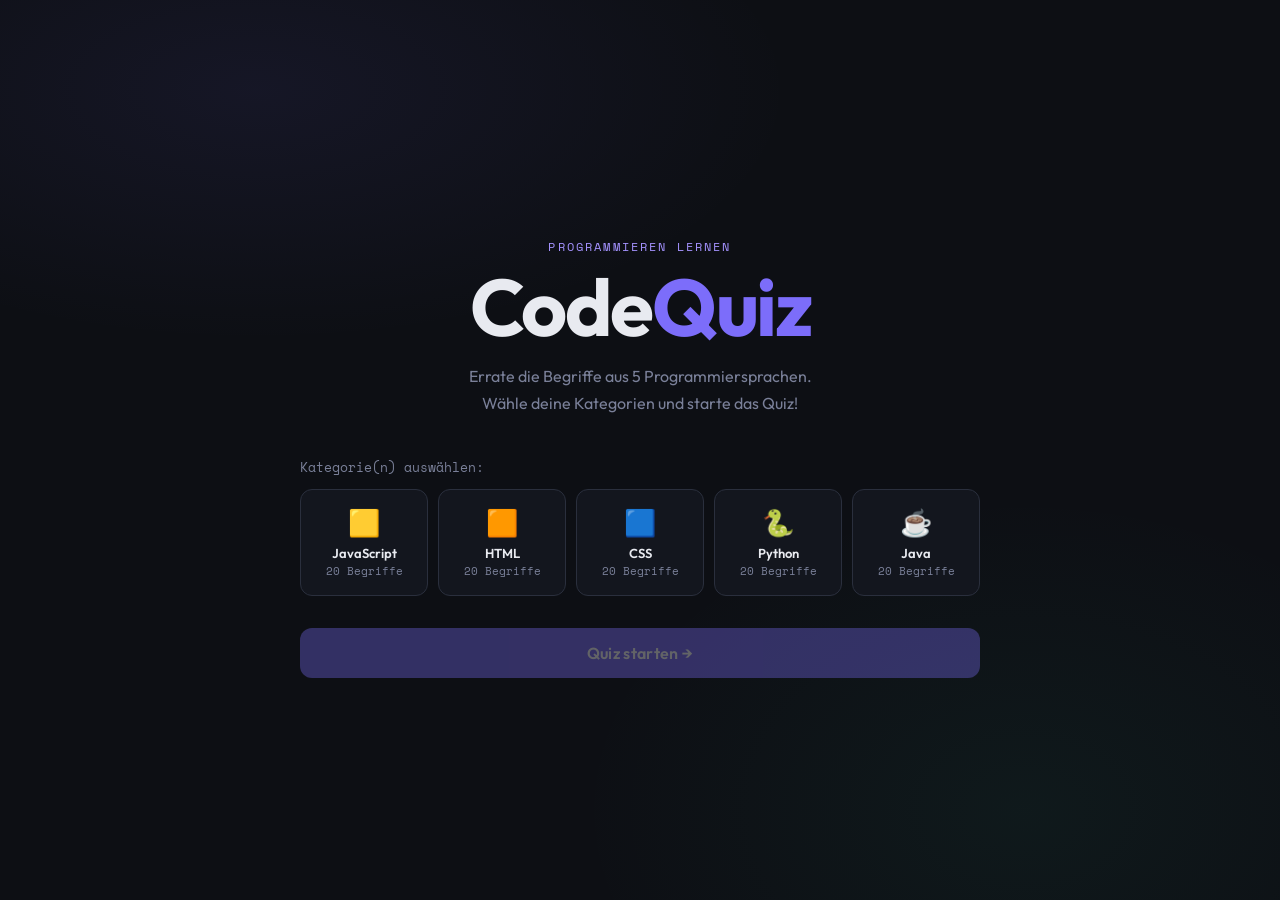
<file: index.html>
<!DOCTYPE html>
<html lang="de">
<head>
  <meta charset="UTF-8" />
  <meta name="viewport" content="width=device-width, initial-scale=1.0" />
  <title>CodeQuiz – Programmier-Begriffe lernen</title>
  <link rel="stylesheet" href="css/style.css" />
  <link href="https://fonts.googleapis.com/css2?family=Space+Mono:wght@400;700&family=Outfit:wght@300;400;500;600;700&display=swap" rel="stylesheet" />
</head>
<body>

  <!-- START SCREEN -->
  <div id="screen-start" class="screen active">
    <div class="start-hero">
      <div class="hero-label">Programmieren lernen</div>
      <h1 class="hero-title">Code<span class="accent">Quiz</span></h1>
      <p class="hero-sub">Errate die Begriffe aus 5 Programmiersprachen.<br>Wähle deine Kategorien und starte das Quiz!</p>
    </div>

    <div class="cat-section">
      <p class="cat-hint">Kategorie(n) auswählen:</p>
      <div class="cat-grid" id="cat-grid"></div>
    </div>

    <button class="btn-start" id="btn-start" disabled onclick="startQuiz()">
      Quiz starten →
    </button>
  </div>

  <!-- QUIZ SCREEN -->
  <div id="screen-quiz" class="screen">
    <div class="quiz-topbar">
      <button class="btn-back" onclick="goHome()">← Zurück</button>
      <div class="quiz-meta">
        <span id="q-num-label">Frage 1 / 10</span>
        <span class="cat-pill" id="cat-pill"></span>
      </div>
      <div class="quiz-scores">
        <span class="score-c" id="sc">0 ✓</span>
        <span class="score-w" id="sw">0 ✗</span>
      </div>
    </div>

    <div class="progress-track">
      <div class="progress-bar" id="progress-bar"></div>
    </div>

    <div class="quiz-body">
      <div class="desc-card">
        <div class="desc-text" id="desc-text">...</div>
      </div>

      <div class="boxes-row">
        <div class="letter-boxes" id="letter-boxes"></div>
        <button class="btn-hint" id="btn-hint" onclick="showHint()">💡 Hinweis</button>
      </div>

      <div class="input-row">
        <input
          class="term-input"
          id="term-input"
          type="text"
          placeholder="Begriff auf Englisch eingeben..."
          autocomplete="off"
          spellcheck="false"
        />
        <button class="btn-check" id="btn-check" onclick="checkAnswer()">Prüfen</button>
      </div>

      <div class="feedback-box" id="feedback-box"></div>

      <button class="btn-next" id="btn-next" onclick="nextQuestion()" style="display:none">
        Weiter →
      </button>
    </div>
  </div>

  <!-- RESULT SCREEN -->
  <div id="screen-result" class="screen">
    <div class="result-inner">
      <div class="result-emoji" id="result-emoji">🏆</div>
      <h2 class="result-title" id="result-title">Ausgezeichnet!</h2>
      <p class="result-sub" id="result-sub"></p>
      <div class="result-bar-wrap">
        <div class="result-bar-fill" id="result-bar-fill"></div>
      </div>
      <div class="result-btns">
        <button class="btn-outline" onclick="restartSame()">↺ Nochmal</button>
        <button class="btn-outline" onclick="goHome()">⌂ Kategorien</button>
      </div>
    </div>
  </div>

  <script src="js/data.js"></script>
  <script src="js/quiz.js"></script>
</body>
</html>
</file>
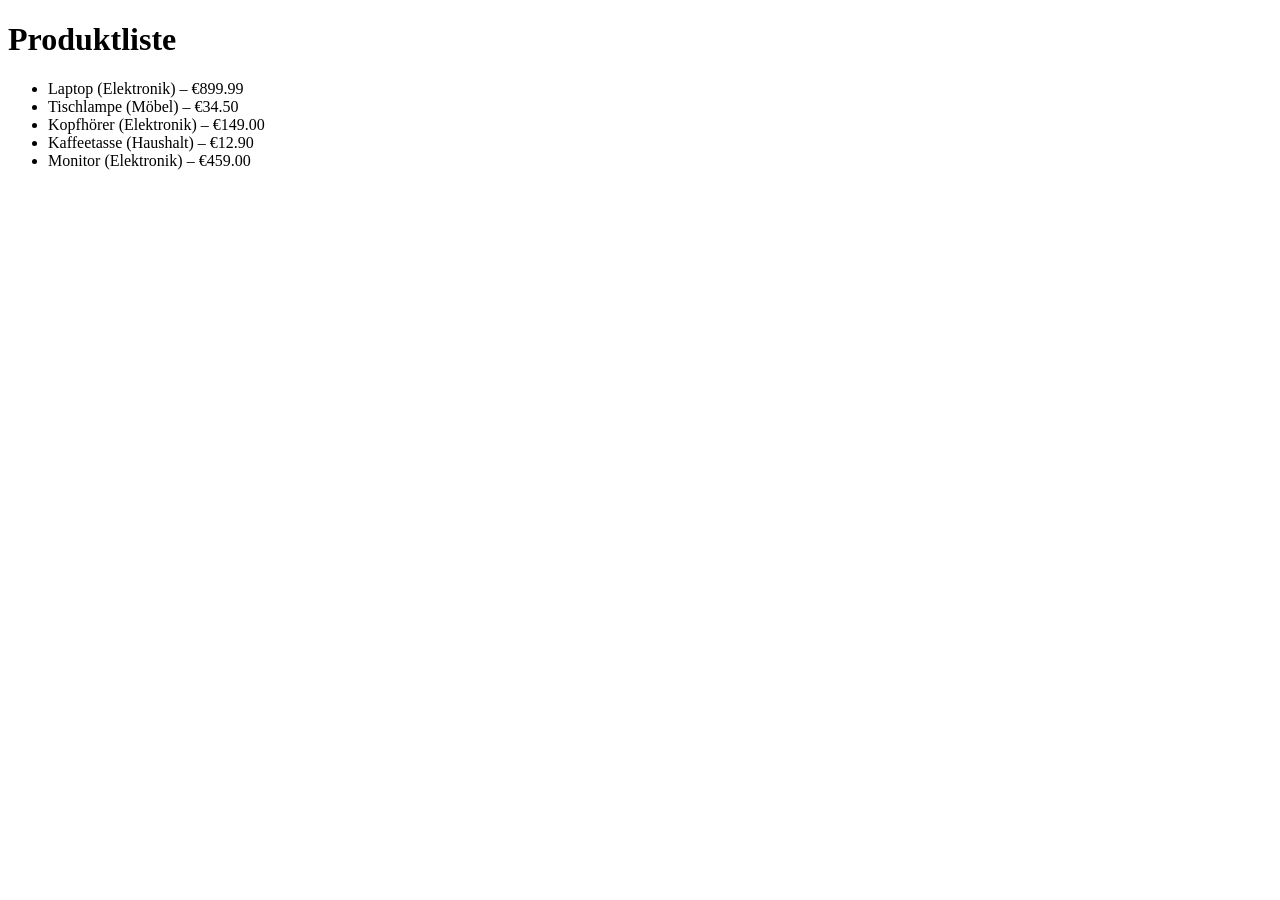
<file: Pruefung_Vorbereiten/Aufgabe1/index.html>
<!DOCTYPE html>
<html lang="de">
<head>
  <meta charset="UTF-8">
  <title>Produkte</title>
</head>
<body>

  <h1>Produktliste</h1>
  <ul id="product-list"></ul>

  <script src="script2.js"></script>
</body>
</html>
</file>
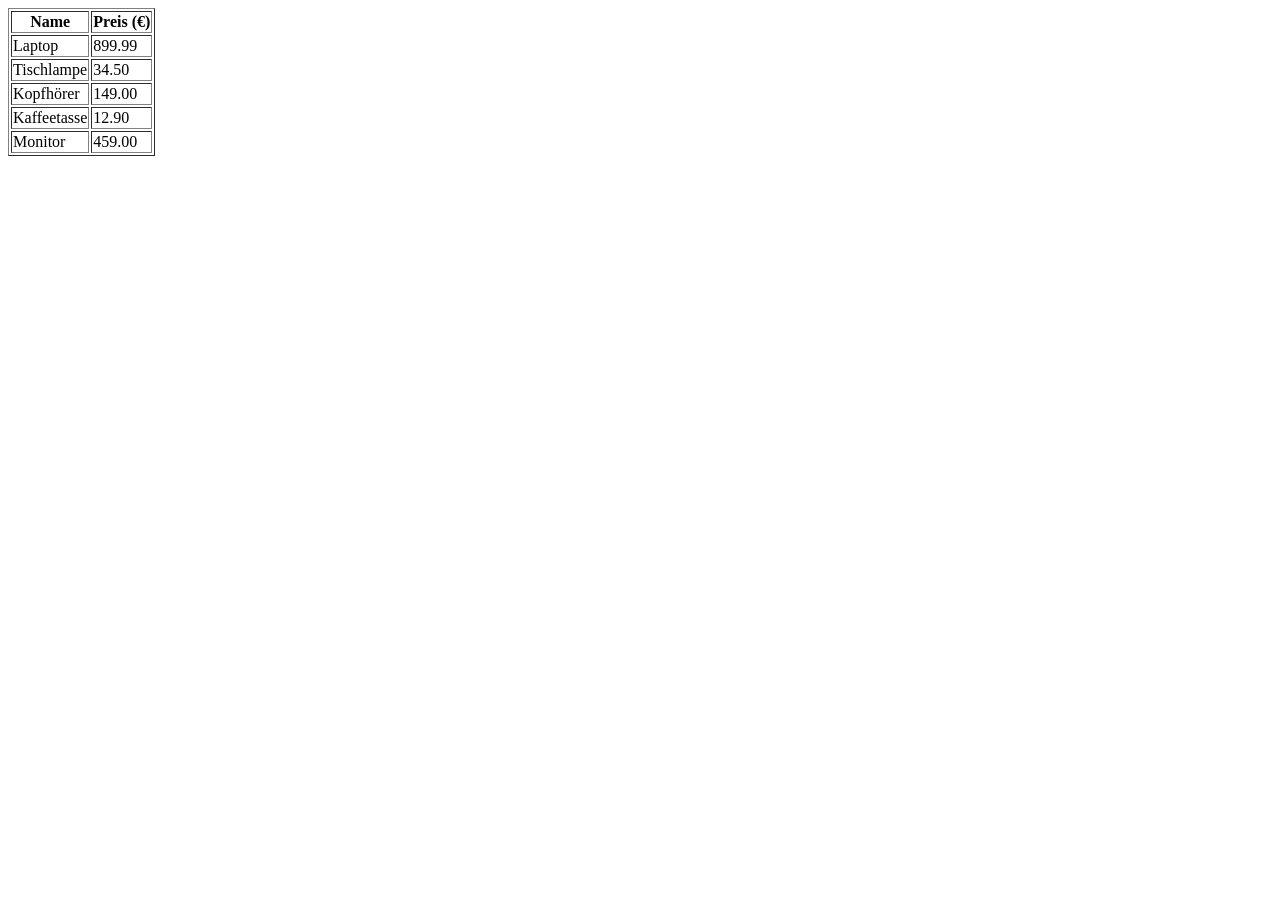
<file: Pruefung_Vorbereiten/Aufgabe2/index.html>
<!DOCTYPE html>
<html lang="de">
<head>
  <meta charset="UTF-8">
  <title>Produkte Tabelle</title>
</head>
<body>

<table border="1">
  <thead>
    <tr>
      <th id="thname">Name</th>
      <th id="thpreis">Preis (€)</th>
    </tr>
  </thead>
  <tbody id="tbody"></tbody>
</table>

<script src="script.js"></script>

</body>
</html>
</file>
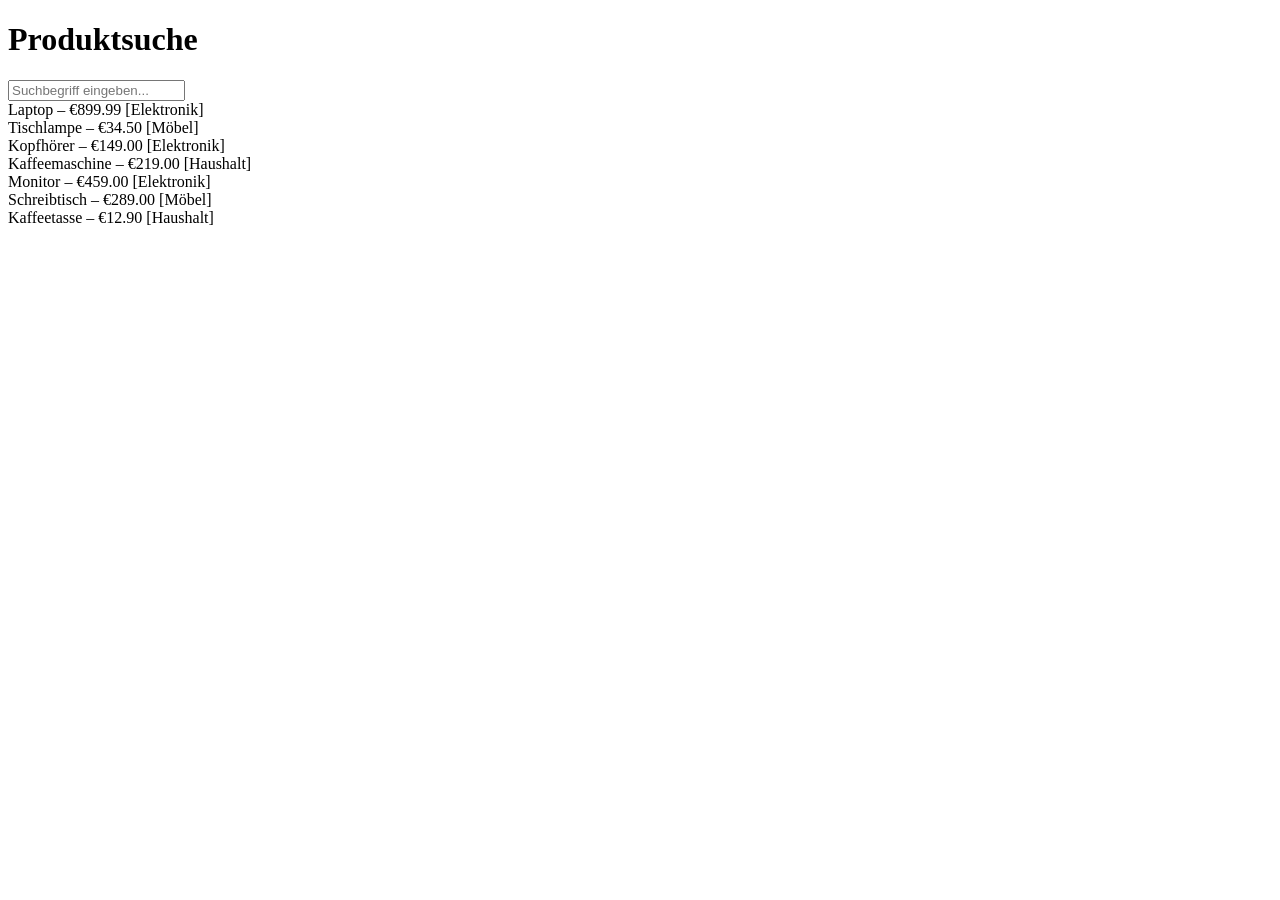
<file: Pruefung_Vorbereiten/Aufgabe5/index.html>
<!DOCTYPE html>
<html lang="de">
<head>
    <meta charset="UTF-8">
    <title>Produktsuche</title>
    <script type="module" src="script.js"></script>
</head>
<body>
    <h1>Produktsuche</h1>
    <input type="text" id="search" placeholder="Suchbegriff eingeben...">
    <div id="results"></div>
</body>
</html>
</file>
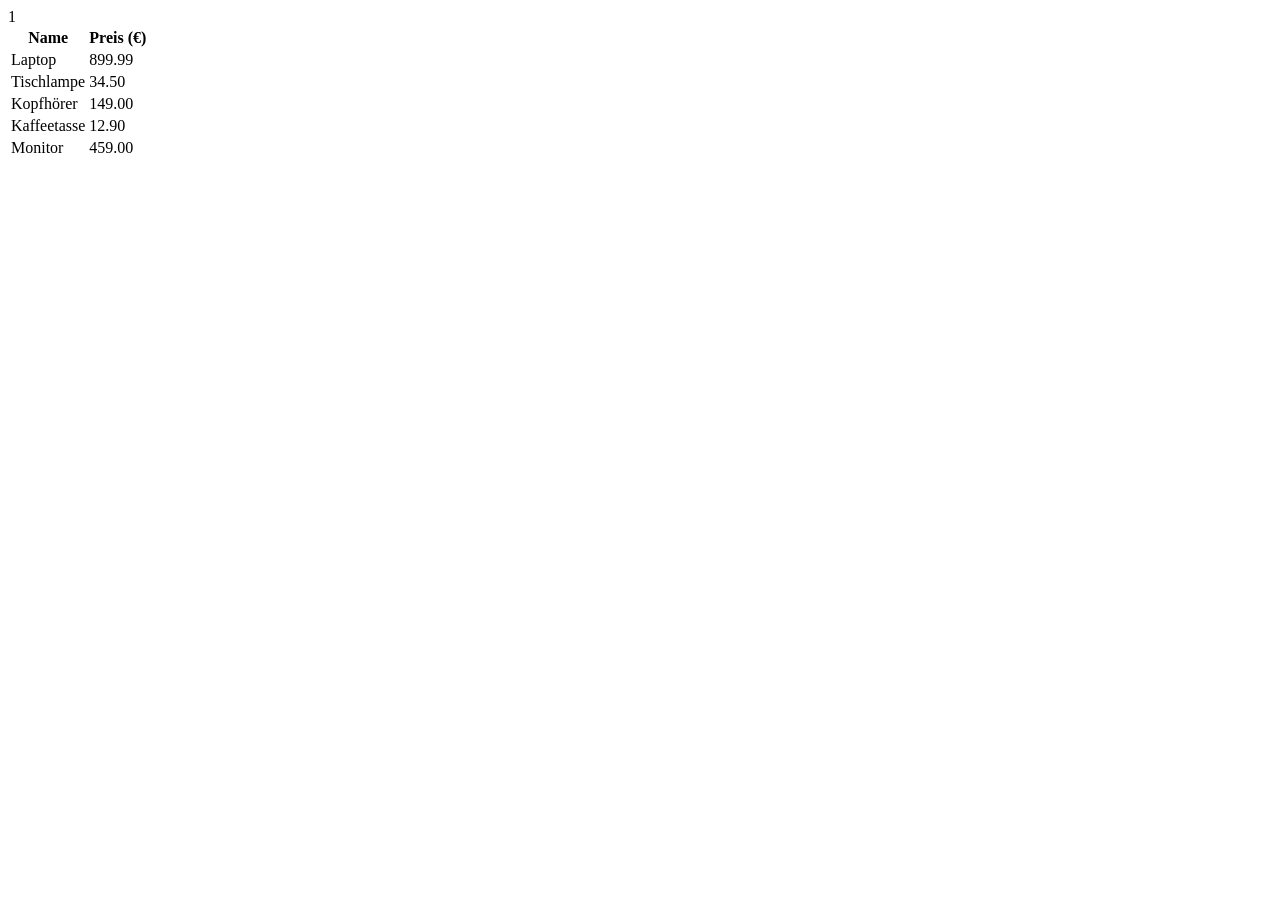
<file: Pruefung_Vorbereiten/Aufgabe2/index2.html>
1
<!DOCTYPE html>
<html lang="de">    
<head>
  <meta charset="UTF-8">
  <title>Produkte Tabelle</title>       
</head>
<body>
<table>
    <thead>
        <tr>
            <th id="thname">Name</th>
            <th id="thpreis">Preis (€)</th>
        </tr>
    </thead>
    <tbody id="tbody"></tbody>
    <script src="script2.js"></script>
</table>
</body>
</file>
<file: css/style.css>
/* =============================================
   CodeQuiz – Stylesheet
   ============================================= */

:root {
  --bg:        #0d0f14;
  --bg2:       #13161e;
  --bg3:       #1a1e2a;
  --border:    #2a2f3d;
  --text:      #e8eaf0;
  --muted:     #7a8099;
  --accent:    #7c6dfa;
  --accent2:   #a593ff;
  --green:     #38d9a9;
  --red:       #ff6b6b;
  --yellow:    #ffd43b;

  --font-head: 'Outfit', sans-serif;
  --font-mono: 'Space Mono', monospace;

  --radius:    12px;
  --radius-lg: 20px;
}

*, *::before, *::after { box-sizing: border-box; margin: 0; padding: 0; }

body {
  background: var(--bg);
  color: var(--text);
  font-family: var(--font-head);
  min-height: 100vh;
  display: flex;
  align-items: center;
  justify-content: center;
  padding: 1.5rem;
  background-image:
    radial-gradient(ellipse 60% 40% at 20% 10%, rgba(124,109,250,0.08) 0%, transparent 70%),
    radial-gradient(ellipse 50% 50% at 80% 90%, rgba(56,217,169,0.05) 0%, transparent 70%);
}

/* ---- SCREENS ---- */
.screen {
  display: none;
  width: 100%;
  max-width: 680px;
  animation: fadeUp 0.35s ease both;
}
.screen.active { display: block; }

@keyframes fadeUp {
  from { opacity: 0; transform: translateY(18px); }
  to   { opacity: 1; transform: translateY(0); }
}

/* =============================================
   START SCREEN
   ============================================= */
.start-hero {
  text-align: center;
  margin-bottom: 2.5rem;
  padding-top: 1rem;
}

.hero-label {
  font-size: 12px;
  letter-spacing: 0.18em;
  text-transform: uppercase;
  color: var(--accent2);
  margin-bottom: 0.75rem;
  font-family: var(--font-mono);
}

.hero-title {
  font-size: clamp(48px, 10vw, 80px);
  font-weight: 700;
  line-height: 1;
  letter-spacing: -0.03em;
  color: var(--text);
  margin-bottom: 1rem;
}

.hero-title .accent {
  color: var(--accent);
  position: relative;
}

.hero-sub {
  font-size: 16px;
  color: var(--muted);
  line-height: 1.7;
}

/* Categories */
.cat-section { margin-bottom: 2rem; }

.cat-hint {
  font-size: 13px;
  color: var(--muted);
  margin-bottom: 0.75rem;
  font-family: var(--font-mono);
}

.cat-grid {
  display: grid;
  grid-template-columns: repeat(auto-fit, minmax(120px, 1fr));
  gap: 10px;
}

.cat-card {
  background: var(--bg2);
  border: 1px solid var(--border);
  border-radius: var(--radius);
  padding: 1rem 0.75rem;
  cursor: pointer;
  text-align: center;
  transition: border-color 0.2s, background 0.2s, transform 0.15s;
  user-select: none;
}

.cat-card:hover {
  border-color: var(--accent);
  background: var(--bg3);
  transform: translateY(-2px);
}

.cat-card.selected {
  border-color: var(--accent);
  background: rgba(124,109,250,0.12);
}

.cat-card.selected .cat-card-name {
  color: var(--accent2);
}

.cat-card-icon {
  font-size: 26px;
  margin-bottom: 6px;
  display: block;
}

.cat-card-name {
  font-size: 13px;
  font-weight: 600;
  color: var(--text);
  display: block;
}

.cat-card-count {
  font-size: 11px;
  color: var(--muted);
  font-family: var(--font-mono);
  margin-top: 2px;
  display: block;
}

/* Start button */
.btn-start {
  display: block;
  width: 100%;
  padding: 15px;
  background: var(--accent);
  color: #fff;
  border: none;
  border-radius: var(--radius);
  font-size: 16px;
  font-weight: 600;
  font-family: var(--font-head);
  cursor: pointer;
  transition: background 0.2s, transform 0.15s, opacity 0.2s;
  letter-spacing: 0.02em;
}

.btn-start:hover:not(:disabled) {
  background: var(--accent2);
  transform: translateY(-1px);
}

.btn-start:disabled {
  opacity: 0.35;
  cursor: not-allowed;
}

/* =============================================
   QUIZ SCREEN
   ============================================= */
.quiz-topbar {
  display: flex;
  align-items: center;
  justify-content: space-between;
  margin-bottom: 1rem;
  gap: 12px;
}

.btn-back {
  background: none;
  border: 1px solid var(--border);
  color: var(--muted);
  padding: 6px 12px;
  border-radius: 8px;
  font-size: 13px;
  cursor: pointer;
  font-family: var(--font-head);
  transition: color 0.15s, border-color 0.15s;
  white-space: nowrap;
}
.btn-back:hover { color: var(--text); border-color: var(--muted); }

.quiz-meta {
  display: flex;
  align-items: center;
  gap: 10px;
  flex: 1;
  justify-content: center;
}

#q-num-label {
  font-size: 13px;
  color: var(--muted);
  font-family: var(--font-mono);
}

.cat-pill {
  font-size: 11px;
  font-weight: 600;
  padding: 3px 10px;
  border-radius: 20px;
  font-family: var(--font-mono);
  background: rgba(124,109,250,0.15);
  color: var(--accent2);
  border: 1px solid rgba(124,109,250,0.3);
}

.quiz-scores {
  display: flex;
  gap: 10px;
  font-family: var(--font-mono);
  font-size: 13px;
  white-space: nowrap;
}

.score-c { color: var(--green); }
.score-w { color: var(--red); }

/* Progress */
.progress-track {
  height: 3px;
  background: var(--border);
  border-radius: 2px;
  margin-bottom: 1.5rem;
  overflow: hidden;
}

.progress-bar {
  height: 100%;
  background: var(--accent);
  border-radius: 2px;
  transition: width 0.45s ease;
  width: 0%;
}

/* Description card */
.desc-card {
  background: var(--bg2);
  border: 1px solid var(--border);
  border-radius: var(--radius-lg);
  padding: 1.75rem;
  margin-bottom: 1.25rem;
  min-height: 110px;
  display: flex;
  align-items: center;
}

.desc-text {
  font-size: 17px;
  line-height: 1.7;
  color: var(--text);
}

/* Letter boxes */
.boxes-row {
  display: flex;
  align-items: center;
  gap: 12px;
  margin-bottom: 1rem;
  flex-wrap: wrap;
}

.letter-boxes {
  display: flex;
  gap: 5px;
  flex-wrap: wrap;
  flex: 1;
}

.lb {
  min-width: 22px;
  height: 34px;
  border-bottom: 2px solid var(--border);
  display: flex;
  align-items: center;
  justify-content: center;
  font-size: 16px;
  font-family: var(--font-mono);
  color: var(--text);
  padding: 0 2px;
  transition: border-color 0.2s;
}

.lb.rev {
  border-color: var(--accent);
  color: var(--accent2);
}

.lb.space {
  border: none;
  min-width: 10px;
}

.btn-hint {
  background: none;
  border: 1px solid var(--border);
  color: var(--muted);
  padding: 6px 14px;
  border-radius: 8px;
  font-size: 13px;
  cursor: pointer;
  font-family: var(--font-head);
  transition: all 0.15s;
  white-space: nowrap;
}

.btn-hint:hover:not(:disabled) {
  border-color: var(--yellow);
  color: var(--yellow);
}

.btn-hint:disabled { opacity: 0.3; cursor: default; }

/* Input */
.input-row {
  display: flex;
  gap: 10px;
  margin-bottom: 1rem;
}

.term-input {
  flex: 1;
  background: var(--bg2);
  border: 1px solid var(--border);
  border-radius: var(--radius);
  padding: 12px 16px;
  font-size: 15px;
  font-family: var(--font-mono);
  color: var(--text);
  outline: none;
  transition: border-color 0.2s;
}

.term-input:focus {
  border-color: var(--accent);
}

.term-input::placeholder { color: var(--muted); }

.btn-check {
  padding: 12px 22px;
  background: var(--accent);
  color: #fff;
  border: none;
  border-radius: var(--radius);
  font-size: 15px;
  font-weight: 600;
  font-family: var(--font-head);
  cursor: pointer;
  transition: background 0.2s, transform 0.1s;
}

.btn-check:hover:not(:disabled) { background: var(--accent2); }
.btn-check:active:not(:disabled) { transform: scale(0.97); }
.btn-check:disabled { opacity: 0.4; cursor: default; }

/* Feedback */
.feedback-box {
  padding: 12px 16px;
  border-radius: var(--radius);
  font-size: 14px;
  line-height: 1.55;
  display: none;
  margin-bottom: 1rem;
}

.feedback-box.ok {
  display: block;
  background: rgba(56,217,169,0.1);
  border: 1px solid rgba(56,217,169,0.35);
  color: #38d9a9;
}

.feedback-box.err {
  display: block;
  background: rgba(255,107,107,0.1);
  border: 1px solid rgba(255,107,107,0.35);
  color: #ff6b6b;
}

.feedback-box strong {
  font-family: var(--font-mono);
  font-weight: 700;
}

/* Next button */
.btn-next {
  display: block;
  width: 100%;
  padding: 13px;
  background: transparent;
  border: 1px solid var(--border);
  border-radius: var(--radius);
  color: var(--text);
  font-size: 15px;
  font-family: var(--font-head);
  cursor: pointer;
  transition: border-color 0.2s, background 0.2s;
}

.btn-next:hover {
  border-color: var(--accent);
  background: rgba(124,109,250,0.08);
}

/* =============================================
   RESULT SCREEN
   ============================================= */
.result-inner {
  text-align: center;
  background: var(--bg2);
  border: 1px solid var(--border);
  border-radius: var(--radius-lg);
  padding: 3rem 2rem;
}

.result-emoji { font-size: 56px; margin-bottom: 1rem; }

.result-title {
  font-size: 28px;
  font-weight: 700;
  color: var(--text);
  margin-bottom: 0.5rem;
}

.result-sub {
  font-size: 15px;
  color: var(--muted);
  margin-bottom: 1.5rem;
}

.result-bar-wrap {
  height: 6px;
  background: var(--border);
  border-radius: 3px;
  margin-bottom: 2rem;
  overflow: hidden;
}

.result-bar-fill {
  height: 100%;
  border-radius: 3px;
  background: var(--accent);
  transition: width 0.8s cubic-bezier(0.34,1.56,0.64,1);
  width: 0%;
}

.result-btns {
  display: flex;
  gap: 12px;
  justify-content: center;
}

.btn-outline {
  padding: 10px 24px;
  background: transparent;
  border: 1px solid var(--border);
  color: var(--text);
  border-radius: var(--radius);
  font-size: 14px;
  font-family: var(--font-head);
  cursor: pointer;
  transition: border-color 0.2s, background 0.2s;
}

.btn-outline:hover {
  border-color: var(--accent);
  background: rgba(124,109,250,0.08);
}

/* =============================================
   RESPONSIVE
   ============================================= */
@media (max-width: 500px) {
  .hero-title { font-size: 52px; }
  .quiz-meta { gap: 6px; }
  .input-row { flex-direction: column; }
  .btn-check { width: 100%; }
}
</file>
